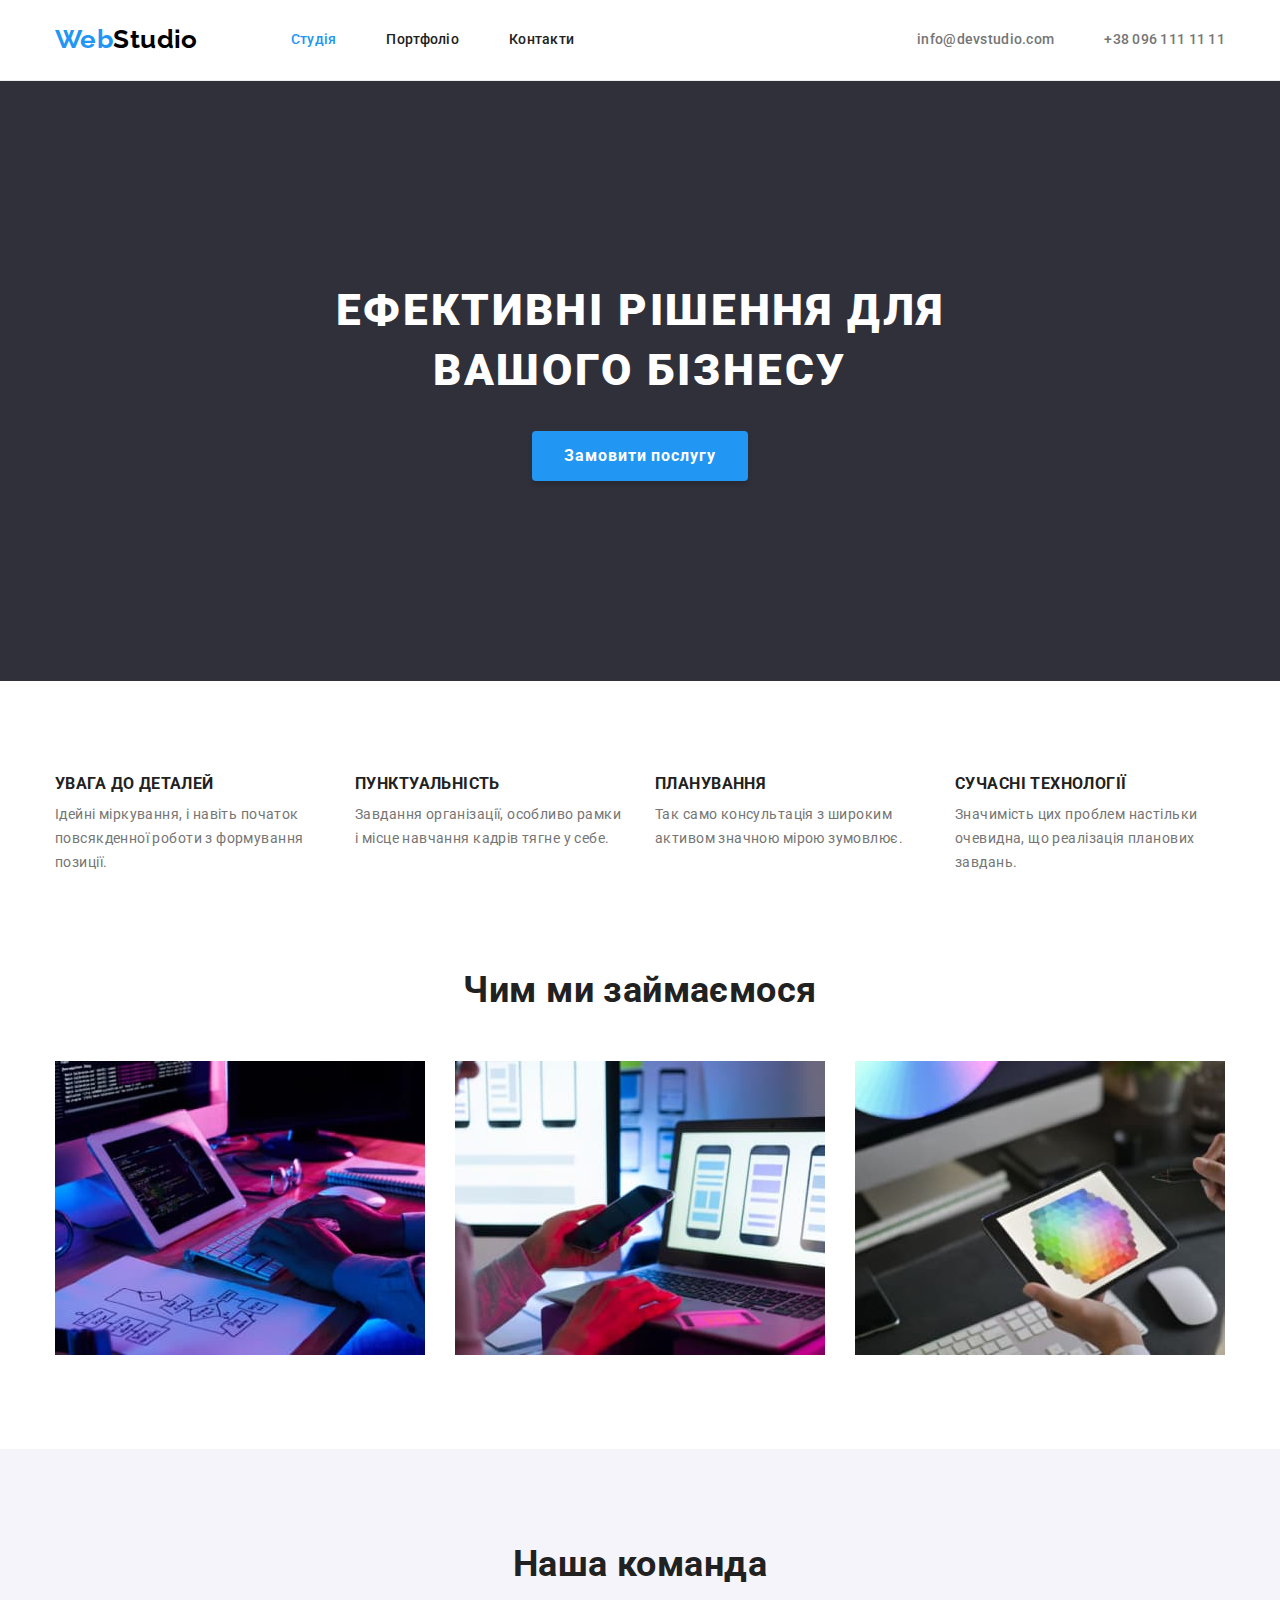
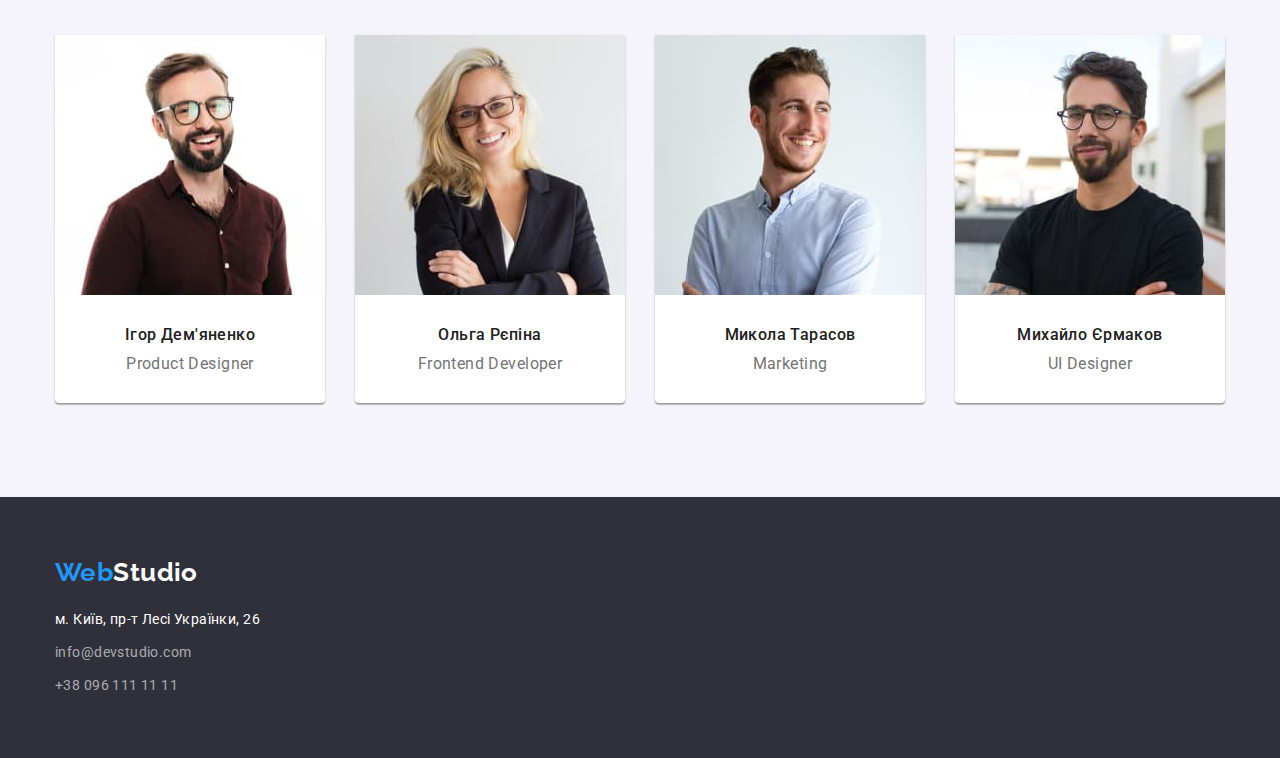
<file: index.html>
<!DOCTYPE html>
<html lang="uk">
  <head>
    <meta charset="UTF-8" />
    <meta http-equiv="X-UA-Compatible" content="IE=edge" />
    <meta name="viewport" content="width=device-width, initial-scale=1.0" />
    <title>WebStudio</title>
    <link rel="preconnect" href="https://fonts.googleapis.com" />
    <link rel="preconnect" href="https://fonts.gstatic.com" crossorigin />
    <link
      href="https://fonts.googleapis.com/css2?family=Raleway:wght@700&family=Roboto:wght@400;500;700;900&display=swap"
      rel="stylesheet"
    />
    <link
      rel="stylesheet"
      href="https://cdnjs.cloudflare.com/ajax/libs/modern-normalize/1.1.0/modern-normalize.min.css"
    />
    <link rel="stylesheet" href="./css/styles.css" />
  </head>
  <body>
    <header class="page-header">
      <div class="container nav-container">
        <nav class="nav-list">
          <a class="logo logo-header" href="./index.html" lang="en"
            >Web<span class="logo-span-header">Studio</span></a
          >
          <ul class="nav-menu list">
            <li><a class="menu-link current" href="./index.html">Студія</a></li>
            <li><a class="menu-link" href="./portfolio.html">Портфоліо</a></li>
            <li><a class="menu-link" href="#">Контакти</a></li>
          </ul>
        </nav>
        <ul class="contact-list list">
          <li>
            <a class="contact-link-header" href="mailto:info@devstudio.com">info@devstudio.com</a>
          </li>
          <li><a class="contact-link-header" href="tel:+380961111111">+38 096 111 11 11</a></li>
        </ul>
      </div>
    </header>
    <main>
      <section class="section hero-section">
        <div class="container">
          <h1 class="hero-title">Ефективні рішення для вашого бізнесу</h1>
          <button class="hero-button" type="button">Замовити послугу</button>
        </div>
      </section>
      <section class="section">
        <div class="container">
          <h2 class="visually-hidden">Наші переваги</h2>
          <ul class="benefits-list list">
            <li class="benefits-item">
              <h3 class="benefits-title">Увага до деталей</h3>
              <p class="benefits-descr">
                Ідейні міркування, і навіть початок повсякденної роботи з формування позиції.
              </p>
            </li>
            <li class="benefits-item">
              <h3 class="benefits-title">Пунктуальність</h3>
              <p class="benefits-descr">
                Завдання організації, особливо рамки і місце навчання кадрів тягне у себе.
              </p>
            </li>
            <li class="benefits-item">
              <h3 class="benefits-title">Планування</h3>
              <p class="benefits-descr">
                Так само консультація з широким активом значною мірою зумовлює.
              </p>
            </li>
            <li class="benefits-item">
              <h3 class="benefits-title">Сучасні технології</h3>
              <p class="benefits-descr">
                Значимість цих проблем настільки очевидна, що реалізація планових завдань.
              </p>
            </li>
          </ul>
        </div>
      </section>
      <section class="section skills-section">
        <div class="container">
          <h2 class="title">Чим ми займаємося</h2>
          <ul class="skills-list list">
            <li>
              <img
                src="./images/box1.jpg"
                alt="Людина працює за комп'ютером та планшетом"
                width="370"
                height="294"
              />
            </li>
            <li>
              <img
                src="./images/box2.jpg"
                alt="Людина працює за ноутбуком та тримає в руці мобільний телефон"
                width="370"
                height="294"
              />
            </li>
            <li>
              <img
                src="./images/box3.jpg"
                alt="Людина тримає планшет на якому зображена палітра кольорів"
                width="370"
                height="294"
              />
            </li>
          </ul>
        </div>
      </section>
      <section class="section team-section">
        <div class="container">
          <h2 class="title">Наша команда</h2>
          <ul class="team-list list">
            <li class="team-item">
              <img
                src="./images/card1.jpg"
                alt="Молодий чоловік в окулярах посміхається"
                width="270"
                height="260"
              />
              <div class="team-container">
                <h3 class="teamplayer-title">Ігор Дем'яненко</h3>
                <p class="teamplayer-descr" lang="en">Product Designer</p>
              </div>
            </li>
            <li class="team-item">
              <img
                src="./images/card2.jpg"
                alt="Молода жінка в окулярах посміхається"
                width="270"
                height="260"
              />
              <div class="team-container">
                <h3 class="teamplayer-title">Ольга Рєпіна</h3>
                <p class="teamplayer-descr" lang="en">Frontend Developer</p>
              </div>
            </li>
            <li class="team-item">
              <img
                src="./images/card3.jpg"
                alt="Молодий чоловік в голубій сорочці посміхається"
                width="270"
                height="260"
              />
              <div class="team-container">
                <h3 class="teamplayer-title">Микола Тарасов</h3>
                <p class="teamplayer-descr" lang="en">Marketing</p>
              </div>
            </li>
            <li class="team-item">
              <img
                src="./images/card4.jpg"
                alt="Молодий чоловік в окулярах та в чорній футболці"
                width="270"
                height="260"
              />
              <div class="team-container">
                <h3 class="teamplayer-title">Михайло Єрмаков</h3>
                <p class="teamplayer-descr" lang="en">UI Designer</p>
              </div>
            </li>
          </ul>
        </div>
      </section>
    </main>
    <footer class="page-footer">
      <div class="container">
        <a class="logo logo-footer" href="./index.html" lang="en"
          >Web<span class="logo-span-footer">Studio</span></a
        >
        <address class="address">
          <ul class="address-list list">
            <li>
              <a
                class="address-link"
                href="https://goo.gl/maps/CPtrU1FHBa2aNyZL9"
                target="_blank"
                rel="noopener noreferrer nofollow"
                >м. Київ, пр-т Лесі Українки, 26</a
              >
            </li>
            <li>
              <a class="contact-link-footer" href="mailto:info@devstudio.com">info@devstudio.com</a>
            </li>
            <li>
              <a class="contact-link-footer" href="tel:+380961111111">+38 096 111 11 11</a>
            </li>
          </ul>
        </address>
      </div>
    </footer>
  </body>
</html>
</file>
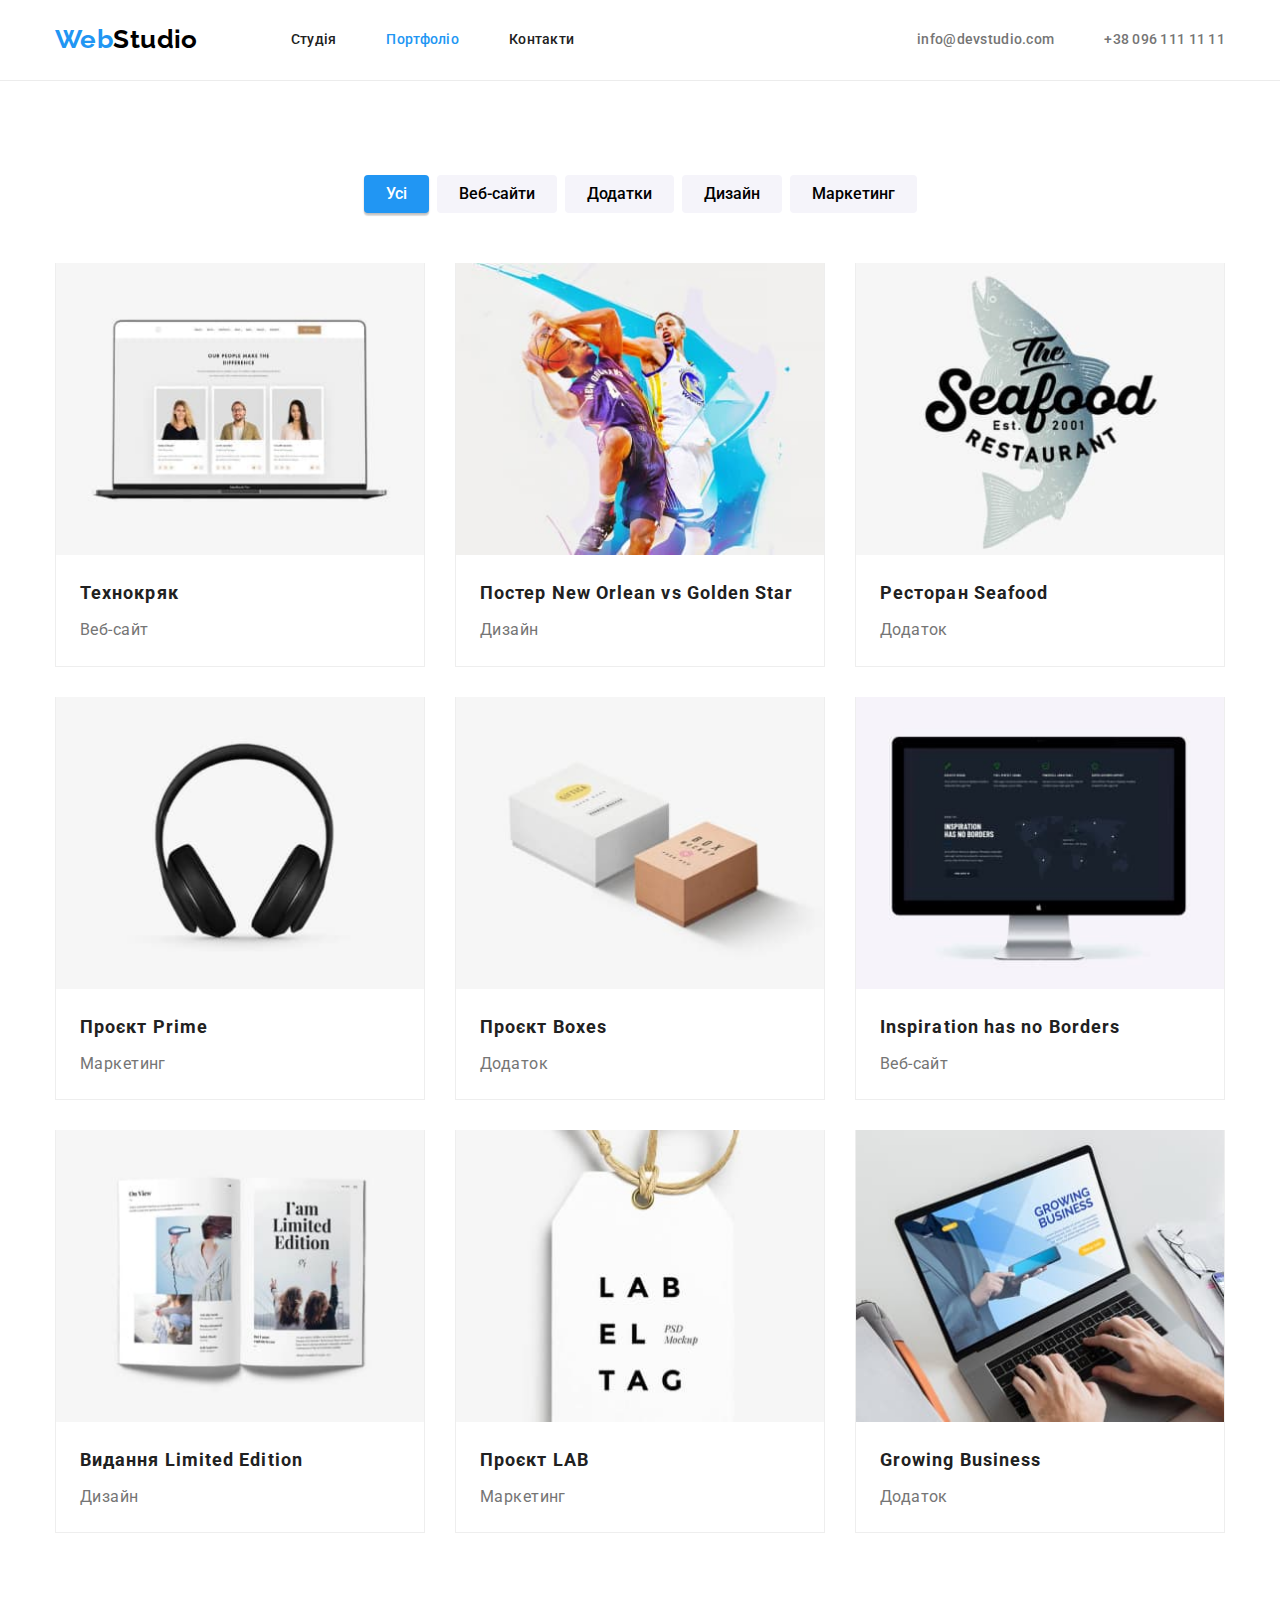
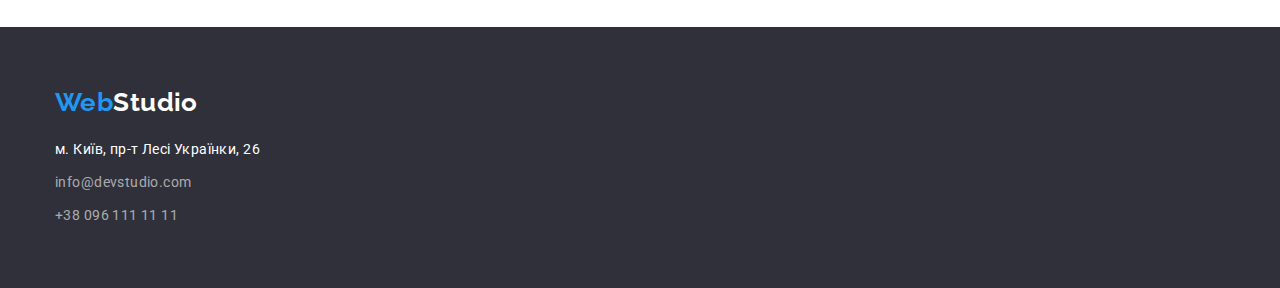
<file: portfolio.html>
<!DOCTYPE html>
<html lang="uk">
  <head>
    <meta charset="UTF-8" />
    <meta http-equiv="X-UA-Compatible" content="IE=edge" />
    <meta name="viewport" content="width=device-width, initial-scale=1.0" />
    <title>Portfolio</title>
    <link rel="preconnect" href="https://fonts.googleapis.com" />
    <link rel="preconnect" href="https://fonts.gstatic.com" crossorigin />
    <link
      href="https://fonts.googleapis.com/css2?family=Raleway:wght@700&family=Roboto:wght@400;500;700;900&display=swap"
      rel="stylesheet"
    />
    <link
      rel="stylesheet"
      href="https://cdnjs.cloudflare.com/ajax/libs/modern-normalize/1.1.0/modern-normalize.min.css"
    />
    <link rel="stylesheet" href="./css/styles.css" />
  </head>
  <body>
    <header class="page-header">
      <div class="container nav-container">
        <nav class="nav-list">
          <a class="logo logo-header" href="./index.html" lang="en"
            >Web<span class="logo-span-header">Studio</span></a
          >
          <ul class="nav-menu list">
            <li><a class="menu-link" href="./index.html">Студія</a></li>
            <li><a class="menu-link current" href="./portfolio.html">Портфоліо</a></li>
            <li><a class="menu-link" href="#">Контакти</a></li>
          </ul>
        </nav>
        <ul class="contact-list list">
          <li>
            <a class="contact-link-header" href="mailto:info@devstudio.com">info@devstudio.com</a>
          </li>
          <li><a class="contact-link-header" href="tel:+380961111111">+38 096 111 11 11</a></li>
        </ul>
      </div>
    </header>
    <main>
      <section class="section">
        <div class="container">
          <h1 class="visually-hidden">Портфоліо</h1>
          <ul class="filters-list list">
            <li><button class="filters-button current" type="button">Усі</button></li>
            <li><button class="filters-button" type="button">Веб-сайти</button></li>
            <li><button class="filters-button" type="button">Додатки</button></li>
            <li><button class="filters-button" type="button">Дизайн</button></li>
            <li><button class="filters-button" type="button">Маркетинг</button></li>
          </ul>
          <ul class="project-list list">
            <li class="project-item">
              <a class="project-link" href="#" target="_blank" rel="noopener noreferrer nofollow">
                <img src="./images/project1.jpg" alt="Екран ноутбука" width="370" height="294" />
                <div class="project-container">
                  <h2 class="project-title">Технокряк</h2>
                  <p class="project-descr">Веб-сайт</p>
                </div>
              </a>
            </li>
            <li class="project-item">
              <a class="project-link" href="#" target="_blank" rel="noopener noreferrer nofollow">
                <img
                  src="./images/project2.jpg"
                  alt="В стрибку один баскетболіст забирає м'яч в іншого баскетболіста"
                  width="370"
                  height="294"
                />
                <div class="project-container">
                  <h2 class="project-title">
                    Постер <span lang="en">New Orlean vs Golden Star</span>
                  </h2>
                  <p class="project-descr">Дизайн</p>
                </div>
              </a>
            </li>
            <li class="project-item">
              <a class="project-link" href="#" target="_blank" rel="noopener noreferrer nofollow">
                <img
                  src="./images/project3.jpg"
                  alt="Логотип ресторану Seafood"
                  width="370"
                  height="294"
                />
                <div class="project-container">
                  <h2 class="project-title">Ресторан <span lang="en">Seafood</span></h2>
                  <p class="project-descr">Додаток</p>
                </div>
              </a>
            </li>
            <li class="project-item">
              <a class="project-link" href="#" target="_blank" rel="noopener noreferrer nofollow">
                <img src="./images/project4.jpg" alt="Чорні навушники" width="370" height="294" />
                <div class="project-container">
                  <h2 class="project-title">
                    Проєкт <span class="project-text" lang="en">prime</span>
                  </h2>
                  <p class="project-descr">Маркетинг</p>
                </div>
              </a>
            </li>
            <li class="project-item">
              <a class="project-link" href="#" target="_blank" rel="noopener noreferrer nofollow">
                <img
                  src="./images/project5.jpg"
                  alt="Дві коробки: одна біла, інша коричнева"
                  width="370"
                  height="294"
                />
                <div class="project-container">
                  <h2 class="project-title">
                    Проєкт <span class="project-text" lang="en">boxes</span>
                  </h2>
                  <p class="project-descr">Додаток</p>
                </div>
              </a>
            </li>
            <li class="project-item">
              <a class="project-link" href="#" target="_blank" rel="noopener noreferrer nofollow">
                <img
                  src="./images/project6.jpg"
                  alt="Монітор комп'ютера Apple"
                  width="370"
                  height="294"
                />
                <div class="project-container">
                  <h2 class="project-title" lang="en">
                    Inspiration has no <span class="project-text">borders</span>
                  </h2>
                  <p class="project-descr">Веб-сайт</p>
                </div>
              </a>
            </li>
            <li class="project-item">
              <a class="project-link" href="#" target="_blank" rel="noopener noreferrer nofollow">
                <img src="./images/project7.jpg" alt="Розгорнута книжка" width="370" height="294" />
                <div class="project-container">
                  <h2 class="project-title">
                    Видання <span class="project-text" lang="en">limited edition</span>
                  </h2>
                  <p class="project-descr">Дизайн</p>
                </div>
              </a>
            </li>
            <li class="project-item">
              <a class="project-link" href="#" target="_blank" rel="noopener noreferrer nofollow">
                <img src="./images/project8.jpg" alt="Етикетка" width="370" height="294" />
                <div class="project-container">
                  <h2 class="project-title">Проєкт <span lang="en">LAB</span></h2>
                  <p class="project-descr">Маркетинг</p>
                </div>
              </a>
            </li>
            <li class="project-item">
              <a class="project-link" href="#" target="_blank" rel="noopener noreferrer nofollow">
                <img
                  src="./images/project9.jpg"
                  alt="Людина працює за ноутбуком"
                  width="370"
                  height="294"
                />
                <div class="project-container">
                  <h2 class="project-title project-text" lang="en">Growing business</h2>
                  <p class="project-descr">Додаток</p>
                </div>
              </a>
            </li>
          </ul>
        </div>
      </section>
    </main>
    <footer class="page-footer">
      <div class="container">
        <a class="logo logo-footer" href="./index.html" lang="en"
          >Web<span class="logo-span-footer">Studio</span></a
        >
        <address class="address">
          <ul class="address-list list">
            <li>
              <a
                class="address-link"
                href="https://goo.gl/maps/CPtrU1FHBa2aNyZL9"
                target="_blank"
                rel="noopener noreferrer nofollow"
                >м. Київ, пр-т Лесі Українки, 26</a
              >
            </li>
            <li>
              <a class="contact-link-footer" href="mailto:info@devstudio.com">info@devstudio.com</a>
            </li>
            <li>
              <a class="contact-link-footer" href="tel:+380961111111">+38 096 111 11 11</a>
            </li>
          </ul>
        </address>
      </div>
    </footer>
  </body>
</html>
</file>
<file: css/styles.css>
:root {
   --text-color-primary: #212121;
   --text-color-secondary: #757575;
   --color-brand: #2196F3;
   --color-black: #000;
   --color-white: #FFF;
   --color-white-secondary: rgba(255, 255, 255, 0.6);
   --bgc-primary: #2F303A;
   --bgc-secondary: #F5F4FA;
   --bgc-inverted: #188CE8;
   --color-border: #ECECEC;
   --color-border-secondary: #EEEEEE;
}

body {
   color: var(--text-color-primary);
   background-color: var(--color-white);
   font-family: 'Roboto', sans-serif;
   font-size: 14px;
   line-height: 1.14;
   letter-spacing: 0.03em;
}

.list {
   list-style: none;
}

h1,
h2,
h3,
h4,
h5,
h6,
p,
ul {
   padding: 0;
   margin: 0;
}

.container {
   width: 1200px;
   margin: 0 auto;
   padding: 0 15px;
}

img {
   display: block;
   max-width: 100%;
   height: auto;
}

/* start header */
.page-header {
   border-bottom: 1px solid var(--color-border);
}

.nav-container,
.nav-list {
   display: flex;
   align-items: center;
}


.logo {
   color: var(--color-brand);
   font-family: 'Raleway', sans-serif;
   font-size: 26px;
   font-weight: 700;
   line-height: 1.19;
   text-decoration: none;
}

.logo-header {
   margin-right: 93px;
   padding-top: 24px;
   padding-bottom: 25px;
}

.logo-span-header {
   color: var(--color-black);
}

.nav-menu {
   display: flex;
   gap: 50px;
}

.menu-link {
   display: block;
   padding: 32px 0;

   color: var(--text-color-primary);
   font-weight: 500;
   letter-spacing: 0.02em;
   text-decoration: none;
}

.contact-list {
   display: flex;
   margin-left: auto;
   gap: 50px;
}

.contact-link-header {
   display: block;
   padding: 32px 0;

   color: var(--text-color-secondary);
   font-weight: 500;
   letter-spacing: 0.02em;
   text-decoration: none;
}

.menu-link:hover,
.menu-link:focus,
.menu-link.current,
.contact-link:hover,
.contact-link:focus {
   color: var(--color-brand);
}

/* end header */

/* start main  */
.section {
   padding: 94px 0;
}

/* початок сторінки "Студія" */
/* hero-section */
.hero-section {
   max-width: 1600px;
   margin: 0 auto;
   padding: 200px 0;
   background-color: var(--bgc-primary)
}

.hero-title {
   max-width: 696px;
   text-align: center;
   margin: 0 auto 30px;

   color: var(--color-white);
   font-size: 44px;
   font-weight: 900;
   line-height: 1.36;
   letter-spacing: 0.06em;
   text-transform: uppercase;
}

.hero-button {
   display: block;
   padding: 10px 32px;
   margin: 0 auto;
   box-shadow: 0px 4px 4px rgba(0, 0, 0, 0.15);
   border-radius: 4px;
   border: none;

   color: var(--color-white);
   background-color: var(--color-brand);
   font-family: inherit;
   font-size: 16px;
   font-weight: 700;
   line-height: 1.88;
   letter-spacing: 0.06em;
   cursor: pointer;

}

.hero-button:hover,
.hero-button:focus {
   background-color: var(--bgc-inverted);
}

/* benefits section */
.visually-hidden {
   position: absolute;
   white-space: nowrap;
   width: 1px;
   height: 1px;
   overflow: hidden;
   border: 0;
   padding: 0;
   clip: rect(0 0 0 0);
   clip-path: inset(50%);
   margin: -1px;
}

.benefits-list {
   display: flex;
   gap: 30px;
}

.benefits-item {
   width: 270px;
}

.benefits-title {
   margin-bottom: 10px;

   text-transform: uppercase;
}

.benefits-descr {
   color: var(--text-color-secondary);
   line-height: 1.71;
}

/* skills-section */
.skills-section {
   padding-top: 0;
}

.title {
   text-align: center;
   margin-bottom: 50px;

   font-size: 36px;
   line-height: 1.17;
}

.skills-list {
   display: flex;
   gap: 30px;
}

/* team-section */
.team-section {
   background-color: var(--bgc-secondary)
}

.team-list {
   display: flex;
   gap: 30px;
}

.team-item {
   box-shadow: 0px 1px 3px rgba(0, 0, 0, 0.12), 0px 1px 1px rgba(0, 0, 0, 0.14), 0px 2px 1px rgba(0, 0, 0, 0.2);
   border-radius: 0px 0px 4px 4px;

   background-color: var(--color-white);
}

.team-container {
   padding: 30px 0;
   text-align: center;
}

.teamplayer-title {
   margin-bottom: 10px;
   font-size: 16px;
   font-weight: 500;
   line-height: 1.19;
}

.teamplayer-descr {
   color: var(--text-color-secondary);
   font-size: 16px;
   line-height: 1.19;
}

/* кінець сторінки "Студія" */

/* початок сторінки "Портфоліо" */
.filters-list {
   display: flex;
   justify-content: center;
   margin-bottom: 50px;
   gap: 8px;
}

.filters-button {
   padding: 6px 22px;
   border-radius: 4px;
   border: none;

   background-color: var(--bgc-secondary);
   font-family: inherit;
   font-size: 16px;
   font-weight: 500;
   line-height: 1.63;
   cursor: pointer;
}

.filters-button:hover,
.filters-button:focus,
.filters-button.current {
   box-shadow: 0px 3px 1px rgba(0, 0, 0, 0.1), 0px 1px 2px rgba(0, 0, 0, 0.08), 0px 2px 2px rgba(0, 0, 0, 0.12);

   color: var(--color-white);
   background-color: var(--color-brand);
}

.project-list {
   display: flex;
   flex-wrap: wrap;
   gap: 30px;
}

.project-item {
   flex-basis: calc((100% - 60px) / 3);
   border: 1px solid var(--color-border-secondary);
   border-top: none;

   background-color: var(--color-white);
}

.project-link {
   text-decoration: none;
}

.project-container {
   padding: 20px 24px;
}

.project-title {
   margin-bottom: 4px;

   color: var(--text-color-primary);
   font-size: 18px;
   line-height: 2;
   letter-spacing: 0.06em;
}

.project-text {
   text-transform: capitalize;
}

.project-descr {
   color: var(--text-color-secondary);
   font-size: 16px;
   line-height: 1.88;
}

/* кінець сторінки"Портфоліо" */

/* start footer */
.page-footer {
   padding: 60px 0;
   background-color: var(--bgc-primary);
}

.logo-footer {
   display: block;
   margin-bottom: 20px;
}

.logo-span-footer {
   color: var(--color-white);
}

.address {
   font-style: normal;
   line-height: 1.71;
}

.address-list {
   display: flex;
   flex-direction: column;
   gap: 9px;
}

.address-link {
   color: var(--color-white);
   text-decoration: none;
}

.contact-link-footer {
   color: var(--color-white-secondary);
   text-decoration: none;
}

.address-link:hover,
.address-link:focus,
.contact-link-footer:hover,
.contact-link-footer:focus {
   color: var(--color-brand);
}

/* end footer */
</file>
